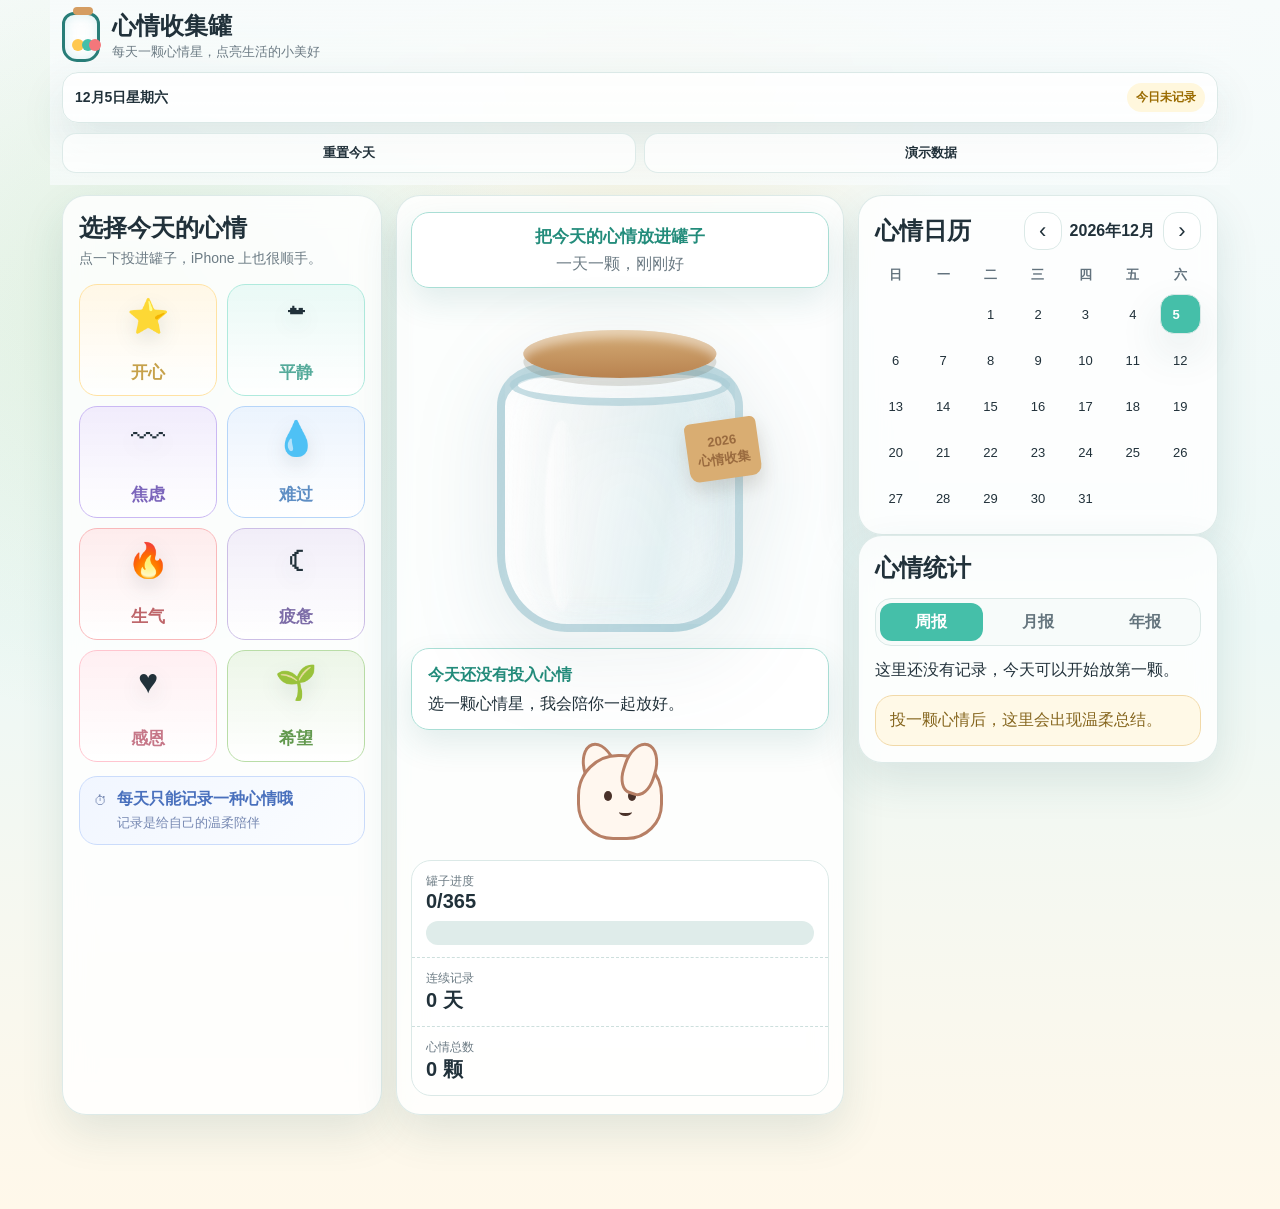
<file: index.html>
<!doctype html>
<html lang="zh-CN">
<head>
  <meta charset="utf-8" />
  <meta name="viewport" content="width=device-width, initial-scale=1, viewport-fit=cover" />
  <meta name="theme-color" content="#45bfa9" />
  <meta name="apple-mobile-web-app-capable" content="yes" />
  <meta name="apple-mobile-web-app-title" content="心情收集罐" />
  <title>心情收集罐</title>
  <style>
    :root{--ink:#21313a;--muted:#6c7b84;--line:#dbe9e7;--mint:#45bfa9;--mint-dark:#238c7b;--gold:#ffc84f;--coral:#f4777b;--sky:#73aef4;--lilac:#9a77e8;--shadow:0 18px 44px rgba(35,94,92,.12);font-family:-apple-system,BlinkMacSystemFont,"PingFang SC","Microsoft YaHei",sans-serif}*{box-sizing:border-box}html,body{min-height:100%;overflow-x:hidden}body{margin:0;color:var(--ink);background:radial-gradient(circle at 50% 5%,rgba(255,200,79,.18),transparent 25%),radial-gradient(circle at 10% 26%,rgba(116,184,74,.14),transparent 28%),linear-gradient(180deg,#f7fbfb 0%,#edf8f6 52%,#fff8ea 100%)}button{font:inherit;color:inherit}.app{width:100%;max-width:460px;min-height:100svh;margin:auto;padding:calc(12px + env(safe-area-inset-top)) 12px calc(94px + env(safe-area-inset-bottom))}.top{position:sticky;top:0;z-index:20;margin:-12px -12px 10px;padding:calc(12px + env(safe-area-inset-top)) 12px 12px;background:linear-gradient(180deg,rgba(247,251,251,.96),rgba(247,251,251,.72));backdrop-filter:blur(18px);display:grid;gap:10px}.brand{display:flex;align-items:center;gap:12px}.mini-jar{position:relative;flex:0 0 auto;width:38px;height:50px;border:3px solid #287d78;border-radius:12px 12px 15px 15px;background:rgba(255,255,255,.75);box-shadow:inset 0 0 12px rgba(95,191,206,.22)}.mini-jar:before{content:"";position:absolute;left:8px;top:-8px;width:20px;height:8px;border-radius:8px;background:#d59d62}.mini-jar span{position:absolute;bottom:8px;width:12px;height:12px;border-radius:50%}.mini-jar span:nth-child(1){left:7px;background:var(--gold)}.mini-jar span:nth-child(2){left:17px;background:var(--mint)}.mini-jar span:nth-child(3){left:24px;background:var(--coral)}h1,h2,p{margin:0}h1{font-size:24px;line-height:1.08}.brand p{max-width:250px;margin-top:5px;color:var(--muted);font-size:13px;white-space:nowrap;overflow:hidden;text-overflow:ellipsis}.today{display:flex;align-items:center;justify-content:space-between;gap:8px;padding:10px 12px;border:1px solid var(--line);border-radius:16px;background:rgba(255,255,255,.76);box-shadow:var(--shadow);font-size:14px;font-weight:800}.status{flex:0 0 auto;padding:6px 9px;border-radius:999px;background:#fff7dd;color:#9a6b00;font-size:12px}.actions{display:grid;grid-template-columns:1fr 1fr;gap:8px}.actions button,.tabbar button,.tabs button,.month button{border:0;cursor:pointer}.actions button{min-height:40px;border:1px solid rgba(219,233,231,.9);border-radius:14px;background:rgba(255,255,255,.72);font-size:13px;font-weight:800}.card{display:none;border:1px solid rgba(219,233,231,.94);border-radius:24px;background:rgba(255,255,255,.82);box-shadow:var(--shadow);backdrop-filter:blur(14px);padding:16px}.view-mood .mood-card,.view-jar .jar-card,.view-calendar .calendar-card,.view-report .report-card{display:block}.head{display:flex;align-items:center;justify-content:space-between;gap:12px}.head p{margin-top:6px;color:var(--muted);font-size:14px}.moods{display:grid;grid-template-columns:1fr 1fr;gap:10px;margin-top:16px}.mood{min-height:112px;border:1px solid color-mix(in srgb,var(--c) 52%,white);border-radius:18px;background:linear-gradient(180deg,color-mix(in srgb,var(--c) 14%,white),rgba(255,255,255,.78));display:grid;place-items:center;gap:6px;touch-action:manipulation}.mood:disabled{opacity:.44;filter:grayscale(.25)}.face{font-size:34px;filter:drop-shadow(0 8px 10px rgba(34,54,62,.12))}.mood b{color:color-mix(in srgb,var(--c) 74%,#23313a);font-size:17px}.rule{display:flex;gap:10px;margin-top:14px;padding:12px 14px;border:1px solid #cbdcfb;border-radius:18px;background:linear-gradient(135deg,#f1f6ff,#fbfdff);color:#4970bd}.rule b,.rule span{display:block}.rule span{margin-top:4px;color:#7688b2;font-size:13px}.jar-card{min-height:calc(100svh - 206px);padding:16px 14px 18px}.drop{min-height:370px;display:grid;place-items:center}.drop-msg{width:100%;padding:12px 14px;border:1px solid #a9ded5;border-radius:18px;background:rgba(255,255,255,.78);text-align:center;box-shadow:0 14px 32px rgba(37,118,114,.12)}.drop-msg b{display:block;color:var(--mint-dark);font-size:17px}.drop-msg span{display:block;margin-top:6px;color:var(--muted)}.jar{position:relative;width:min(302px,86vw);height:370px;filter:drop-shadow(0 28px 40px rgba(61,105,111,.17))}.jar:before{content:"";position:absolute;inset:76px 28px 26px;border:8px solid rgba(122,176,190,.48);border-top-width:14px;border-radius:46px 46px 70px 70px/42px 42px 78px 78px;background:linear-gradient(100deg,rgba(255,255,255,.78),rgba(255,255,255,.18) 32%,rgba(119,191,210,.12) 68%,rgba(255,255,255,.5)),rgba(255,255,255,.26);box-shadow:inset 12px 0 28px rgba(255,255,255,.78),inset -18px 0 28px rgba(98,159,179,.18)}.lid{position:absolute;top:42px;left:50%;width:64%;height:48px;transform:translateX(-50%);border-radius:50%;background:linear-gradient(180deg,#d5ad77,#b8824f);box-shadow:inset 0 8px 10px rgba(255,255,255,.45),0 8px 0 rgba(93,88,68,.18);z-index:4}.neck{position:absolute;top:76px;left:50%;width:73%;height:42px;transform:translateX(-50%);border:8px solid rgba(122,176,190,.42);border-radius:50%;background:rgba(255,255,255,.42);z-index:3}.fill{position:absolute;left:46px;right:46px;bottom:48px;height:175px;z-index:2}.token{position:absolute;width:36px;height:36px;display:grid;place-items:center;font-size:22px;animation:settle .52s cubic-bezier(.2,.9,.2,1) both}.token:before{content:"";position:absolute;inset:4px;border-radius:40% 58% 48% 52%;background:color-mix(in srgb,var(--c) 62%,white);opacity:.82;box-shadow:inset 8px 8px 12px rgba(255,255,255,.5),0 6px 10px rgba(37,75,91,.12);transform:rotate(45deg)}.token span{position:relative;z-index:1;transform:scale(.72)}@keyframes settle{from{transform:translateY(-180px) rotate(-18deg) scale(.65);opacity:0}to{transform:translateY(0) rotate(var(--rot,0deg)) scale(1);opacity:1}}.tag{position:absolute;top:132px;right:12px;z-index:5;padding:12px 10px;color:#9a6b3f;text-align:center;font-weight:800;line-height:1.35;background:#d9ad72;border-radius:6px 6px 10px 10px;transform:rotate(-8deg);box-shadow:0 10px 18px rgba(68,49,29,.15);font-size:13px}.shine{position:absolute;top:132px;left:76px;z-index:5;width:34px;height:190px;border-radius:50%;background:linear-gradient(90deg,rgba(255,255,255,.72),transparent);filter:blur(1px)}.comfort{display:grid;gap:8px;margin-top:-10px}.bubble{width:100%;padding:14px 16px;border:1px solid #a9ded5;border-radius:18px;background:rgba(255,255,255,.82);box-shadow:0 14px 32px rgba(37,118,114,.12);line-height:1.45}.bubble b{display:block;color:var(--mint-dark);margin-bottom:6px}.pet{justify-self:center;width:120px;height:112px;position:relative}.pet .body{position:absolute;left:17px;bottom:10px;width:86px;height:86px;border-radius:48% 48% 42% 42%;background:#fff7ef;border:3px solid #b77f65}.pet:before,.pet:after{content:"";position:absolute;top:4px;width:28px;height:48px;border-radius:50% 50% 40% 40%;background:#fff7ef;border:3px solid #b77f65}.pet:before{left:23px;transform:rotate(-18deg)}.pet:after{right:23px;transform:rotate(18deg)}.eyes{position:absolute;top:34px;left:24px;right:24px;display:flex;justify-content:space-between}.eyes i{width:8px;height:10px;border-radius:50%;background:#493129}.mouth{position:absolute;top:51px;left:39px;width:13px;height:8px;border-bottom:3px solid #493129;border-radius:50%}.pet.hug{animation:hug .7s ease 2}@keyframes hug{50%{transform:scale(1.12) rotate(-3deg)}}.stats{display:grid;margin-top:10px;border:1px solid var(--line);border-radius:20px;background:rgba(255,255,255,.72);overflow:hidden}.stats div{padding:12px 14px;border-bottom:1px dashed #cddfdd}.stats div:last-child{border-bottom:0}.stats span{display:block;color:var(--muted);font-size:12px}.stats b{font-size:20px}.bar{height:8px;margin-top:8px;border-radius:999px;background:#dfecea;overflow:hidden}.bar i{display:block;height:100%;width:0;background:linear-gradient(90deg,var(--mint),var(--gold))}.month{display:flex;align-items:center;gap:8px}.month button{width:38px;height:38px;border-radius:14px;background:#fff;border:1px solid var(--line);font-size:22px}.week,.cal{display:grid;grid-template-columns:repeat(7,1fr);gap:6px}.week{margin-top:16px;color:#62727d;font-weight:800;text-align:center;font-size:13px}.cal{margin-top:10px}.day{min-height:40px;border-radius:14px;display:grid;place-items:center;font-size:13px;position:relative}.day.muted{color:#a9b4ba}.day.today{background:var(--mint);color:#fff;font-weight:900}.dot{width:7px;height:7px;border-radius:50%;background:var(--c);position:absolute;bottom:5px}.tabs{display:flex;gap:4px;margin:14px 0;padding:4px;border-radius:16px;border:1px solid var(--line);background:#f7fbfa}.tabs button{flex:1;min-height:38px;border-radius:12px;background:transparent;font-weight:900;color:#64747d}.tabs button.active{background:var(--mint);color:white}.report-row{display:grid;grid-template-columns:auto auto 1fr auto;align-items:center;gap:8px;margin:10px 0}.report-row .bar{margin:0}.summary{margin-top:14px;padding:14px;border-radius:18px;background:#fff9e7;border:1px solid #f1d9a8;color:#85651d}.tabbar{position:fixed;left:12px;right:12px;bottom:calc(10px + env(safe-area-inset-bottom));z-index:30;display:grid;grid-template-columns:repeat(4,1fr);gap:6px;max-width:436px;margin:auto;padding:8px;border:1px solid rgba(196,224,219,.94);border-radius:26px;background:rgba(255,255,255,.82);box-shadow:0 18px 38px rgba(35,94,92,.18);backdrop-filter:blur(18px)}.tabbar button{display:grid;place-items:center;gap:2px;min-height:50px;border-radius:20px;background:transparent;color:#6c7b84;font-size:12px;font-weight:900}.tabbar button span{font-size:20px;line-height:1}.tabbar button.active{color:#fff;background:linear-gradient(135deg,var(--mint),#73aef4);box-shadow:0 10px 22px rgba(69,191,169,.24)}.toast{position:fixed;left:50%;bottom:calc(86px + env(safe-area-inset-bottom));z-index:50;max-width:calc(100vw - 28px);transform:translateX(-50%) translateY(20px);opacity:0;padding:12px 16px;border-radius:999px;background:#20333b;color:white;text-align:center;transition:.25s}.toast.show{opacity:1;transform:translateX(-50%)}@media(min-width:761px){.app{max-width:1180px}.screen{display:grid;grid-template-columns:320px 1fr 360px;gap:14px}.card{display:block}.tabbar{display:none}.jar-card{min-height:620px}.view-mood .mood-card,.view-jar .jar-card,.view-calendar .calendar-card,.view-report .report-card{display:block}}
  </style>
</head>
<body class="view-mood">
  <div class="app">
    <header class="top"><div class="brand"><div class="mini-jar"><span></span><span></span><span></span></div><div><h1>心情收集罐</h1><p>每天一颗心情星，点亮生活的小美好</p></div></div><div class="today"><strong id="todayText"></strong><span id="todayStatus" class="status">今日未记录</span></div><div class="actions"><button id="reset">重置今天</button><button id="demo">演示数据</button></div></header>
    <main class="screen">
      <section class="card mood-card"><div class="head"><div><h2>选择今天的心情</h2><p>点一下投进罐子，iPhone 上也很顺手。</p></div></div><div id="moods" class="moods"></div><div class="rule"><span>⏱</span><div><b>每天只能记录一种心情哦</b><span>记录是给自己的温柔陪伴</span></div></div></section>
      <section class="card jar-card"><div class="drop"><div class="drop-msg"><b id="dropTitle">把今天的心情放进罐子</b><span>一天一颗，刚刚好</span></div><div class="jar"><div class="lid"></div><div class="neck"></div><div id="fill" class="fill"></div><div class="tag">2026<br>心情收集</div><div class="shine"></div></div></div><div class="comfort"><div id="bubble" class="bubble"><b>今天还没有投入心情</b>选一颗心情星，我会陪你一起放好。</div><div id="pet" class="pet"><div class="body"><span class="eyes"><i></i><i></i></span><span class="mouth"></span></div></div></div><div class="stats"><div><span>罐子进度</span><b id="progress">0/365</b><div class="bar"><i id="progressBar"></i></div></div><div><span>连续记录</span><b id="streak">0 天</b></div><div><span>心情总数</span><b id="total">0 颗</b></div></div></section>
      <aside><section class="card calendar-card"><div class="head"><h2>心情日历</h2><div class="month"><button id="prev">‹</button><strong id="monthTitle"></strong><button id="next">›</button></div></div><div class="week"><span>日</span><span>一</span><span>二</span><span>三</span><span>四</span><span>五</span><span>六</span></div><div id="cal" class="cal"></div></section><section class="card report-card"><div class="head"><h2>心情统计</h2></div><div class="tabs"><button class="active" data-range="week">周报</button><button data-range="month">月报</button><button data-range="year">年报</button></div><div id="report"></div><div id="summary" class="summary">投一颗心情后，这里会出现温柔总结。</div></section></aside>
    </main>
  </div>
  <nav class="tabbar"><button class="active" data-view="mood"><span>✦</span>心情</button><button data-view="jar"><span>◠</span>罐子</button><button data-view="calendar"><span>□</span>日历</button><button data-view="report"><span>◌</span>统计</button></nav><div id="toast" class="toast"></div>
  <script>
    const moods=[{id:'happy',name:'开心',icon:'⭐',color:'#ffc84f',comfort:'这份开心被好好收进罐子啦。愿它在今天多闪几次光。'},{id:'calm',name:'平静',icon:'☁',color:'#66d6bd',comfort:'平静也很珍贵。慢慢呼吸，你已经把今天照顾得很好。'},{id:'anxious',name:'焦虑',icon:'〰',color:'#9a77e8',comfort:'焦虑可以先放在罐子里。我陪你把它变小一点，再一步一步来。'},{id:'sad',name:'难过',icon:'💧',color:'#73aef4',comfort:'难过被温柔接住了。今天不用很坚强，先对自己轻一点。'},{id:'angry',name:'生气',icon:'🔥',color:'#f4777b',comfort:'生气说明你的边界在说话。先把火放下，我们一起慢慢降温。'},{id:'tired',name:'疲惫',icon:'☾',color:'#9d82cf',comfort:'辛苦啦。疲惫也值得被记录，今天可以给自己多一点休息。'},{id:'grateful',name:'感恩',icon:'♥',color:'#ff8fa3',comfort:'这颗感恩星亮起来了。小小的好，也会把一天照得柔软。'},{id:'hopeful',name:'希望',icon:'🌱',color:'#78bd55',comfort:'希望已经发芽。哪怕只是一点点，也足够陪你往前走。'}];
    const $=s=>document.querySelector(s), $$=s=>document.querySelectorAll(s), key='mood-jar-records-v2';let records=JSON.parse(localStorage.getItem(key)||'{}'), month=new Date(), range='week';
    const dateKey=(d=new Date())=>`${d.getFullYear()}-${String(d.getMonth()+1).padStart(2,'0')}-${String(d.getDate()).padStart(2,'0')}`;const mood=id=>moods.find(m=>m.id===id);function save(){localStorage.setItem(key,JSON.stringify(records))}function toast(t){$('#toast').textContent=t;$('#toast').classList.add('show');clearTimeout(toast.t);toast.t=setTimeout(()=>$('#toast').classList.remove('show'),2200)}function setView(v){document.body.className='view-'+v;$$('.tabbar button').forEach(b=>b.classList.toggle('active',b.dataset.view===v))}
    function renderMoods(){ $('#moods').innerHTML=moods.map(m=>`<button class="mood" data-id="${m.id}" style="--c:${m.color}"><span class="face">${m.icon}</span><b>${m.name}</b></button>`).join('');$$('.mood').forEach(b=>b.onclick=()=>add(b.dataset.id))}
    function add(id){const k=dateKey(),m=mood(id);if(records[k]){toast(`今天已经收集过「${mood(records[k].mood).name}」啦`);return}records[k]={mood:id,createdAt:new Date().toISOString()};save();render();comfort(m);setView('jar');toast(`「${m.name}」已经轻轻放进罐子。`)}
    function comfort(m){$('#bubble').innerHTML=`<b>${m.name}被收好啦</b>${m.comfort}`;$('#pet').classList.remove('hug');requestAnimationFrame(()=>$('#pet').classList.add('hug'))}
    function renderToday(){const r=records[dateKey()];$('#todayText').textContent=new Date().toLocaleDateString('zh-CN',{month:'long',day:'numeric',weekday:'long'});$('#todayStatus').textContent=r?'今天已记录':'今日未记录';$('#todayStatus').style.background=r?'#e3f8f0':'#fff7dd';$('#todayStatus').style.color=r?'var(--mint-dark)':'#9a6b00';$$('.mood').forEach(b=>b.disabled=!!r);$('#dropTitle').textContent=r?'今天的心情已经收好':'把今天的心情放进罐子'}
    function renderJar(){ $('#fill').innerHTML='';Object.entries(records).slice(-18).forEach(([d,r],i)=>{const m=mood(r.mood),t=document.createElement('div');t.className='token';t.style.cssText=`--c:${m.color};left:${(i*37)%170}px;bottom:${8+Math.floor(i/4)*38}px;--rot:${-14+(i*11)%28}deg`;t.innerHTML=`<span>${m.icon}</span>`;$('#fill').appendChild(t)})}
    function renderStats(){const total=Object.keys(records).length;$('#progress').textContent=`${total}/365`;$('#progressBar').style.width=Math.min(100,total/365*100)+'%';$('#total').textContent=`${total} 颗`;let s=0,d=new Date();while(records[dateKey(d)]){s++;d.setDate(d.getDate()-1)}$('#streak').textContent=`${s} 天`}
    function renderCal(){const y=month.getFullYear(),m=month.getMonth(),first=new Date(y,m,1),last=new Date(y,m+1,0);$('#monthTitle').textContent=`${y}年${m+1}月`;let html='';for(let i=0;i<first.getDay();i++)html+='<div class="day muted"></div>';for(let d=1;d<=last.getDate();d++){const k=`${y}-${String(m+1).padStart(2,'0')}-${String(d).padStart(2,'0')}`,r=records[k],mm=r&&mood(r.mood);html+=`<div class="day ${k===dateKey()?'today':''}">${d}${mm?`<span class="dot" style="--c:${mm.color}"></span>`:''}</div>`}$('#cal').innerHTML=html}
    function entries(){const now=new Date(),start=new Date();if(range==='week')start.setDate(now.getDate()-now.getDay());else if(range==='month')start.setDate(1);else start.setMonth(0,1);start.setHours(0,0,0,0);return Object.entries(records).filter(([k])=>new Date(k+'T00:00:00')>=start&&new Date(k+'T00:00:00')<=now)}
    function renderReport(){const rows=entries(),counts={};rows.forEach(([,r])=>counts[r.mood]=(counts[r.mood]||0)+1);let top=null,html='';moods.filter(m=>counts[m.id]).sort((a,b)=>counts[b.id]-counts[a.id]).forEach(m=>{top=top||m;const n=counts[m.id],pct=Math.round(n/rows.length*100);html+=`<div class="report-row"><b>${m.icon} ${m.name}</b><span>${n}天</span><div class="bar"><i style="width:${pct}%;background:${m.color}"></i></div><span>${pct}%</span></div>`});$('#report').innerHTML=html||'<p>这里还没有记录，今天可以开始放第一颗。</p>';$('#summary').textContent=top?`这段时间里「${top.name}」出现最多。无论是哪一种心情，都已经被你认真看见了。`:'投一颗心情后，这里会出现温柔总结。'}
    function render(){renderToday();renderJar();renderStats();renderCal();renderReport()}renderMoods();render();$$('.tabbar button').forEach(b=>b.onclick=()=>setView(b.dataset.view));$('#prev').onclick=()=>{month.setMonth(month.getMonth()-1);renderCal()};$('#next').onclick=()=>{month.setMonth(month.getMonth()+1);renderCal()};$$('.tabs button').forEach(b=>b.onclick=()=>{$$('.tabs button').forEach(x=>x.classList.remove('active'));b.classList.add('active');range=b.dataset.range;renderReport()});$('#reset').onclick=()=>{delete records[dateKey()];save();render();toast('今天可以重新选择啦')};$('#demo').onclick=()=>{for(let i=0;i<28;i++){const d=new Date();d.setDate(d.getDate()-i);records[dateKey(d)]={mood:moods[(i*3)%moods.length].id,createdAt:d.toISOString()}}save();render();toast('演示数据已经放好')};
  </script>
</body>
</html>
</file>
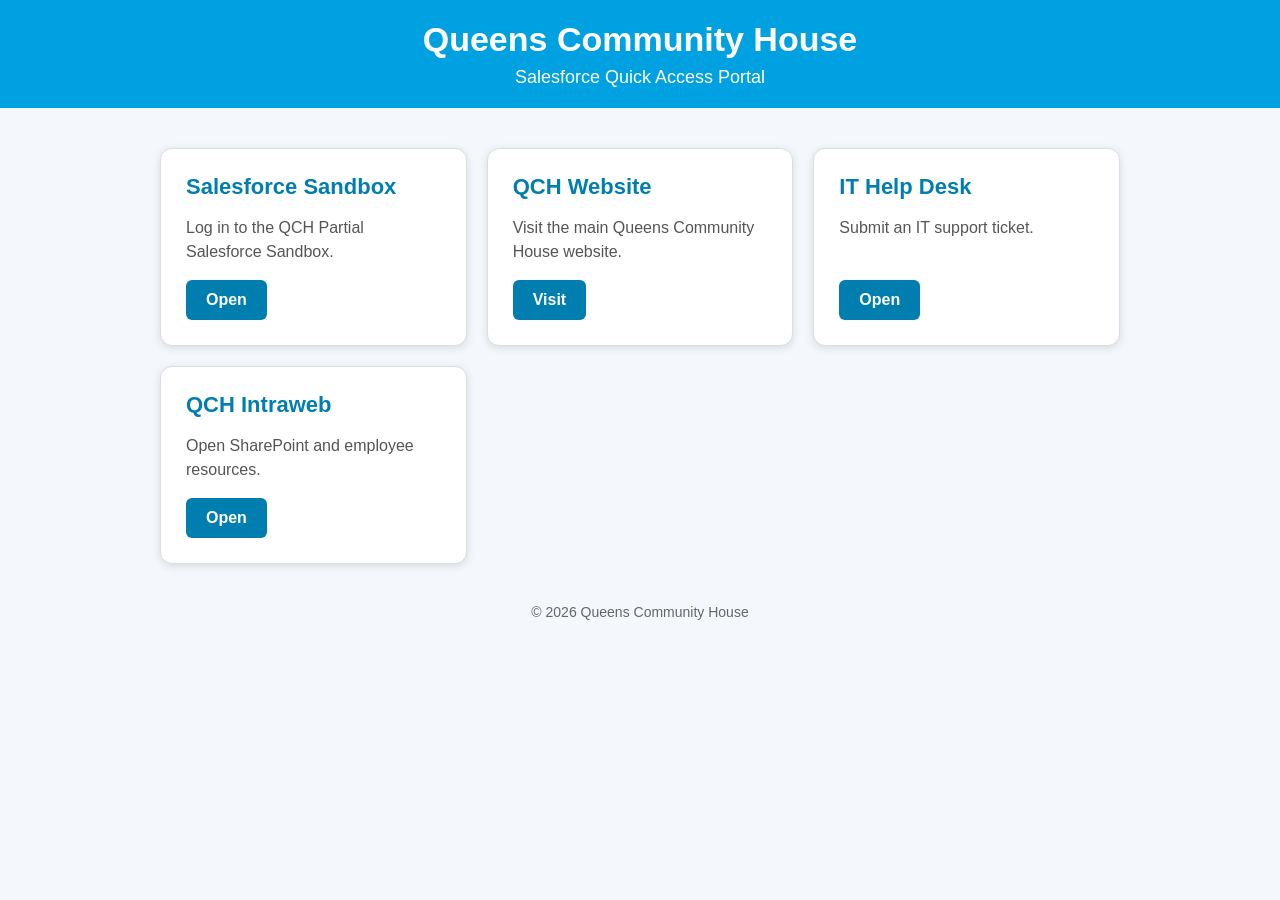
<file: qch-quick-access/index.html>
<!DOCTYPE html>
<html lang="en">
<head>
  <meta charset="UTF-8">
  <meta name="viewport" content="width=device-width, initial-scale=1.0">
  <meta name="description" content="Queens Community House Salesforce quick access portal">
  <title>Queens Community House | Quick Access</title>
  <style>
    * { box-sizing: border-box; }

    body {
      margin: 0;
      min-height: 100vh;
      font-family: Arial, Helvetica, sans-serif;
      background: #f4f7fb;
      color: #181818;
    }

    header {
      background: #00a1e0;
      color: #fff;
      padding: 20px;
      text-align: center;
    }

    header h1 { margin: 0; font-size: clamp(26px, 5vw, 34px); }
    header p { margin: 8px 0 0; font-size: 18px; }

    main {
      width: min(100%, 1000px);
      margin: 40px auto;
      padding: 0 20px;
      display: grid;
      grid-template-columns: repeat(auto-fit, minmax(230px, 1fr));
      gap: 20px;
    }

    .card {
      display: flex;
      flex-direction: column;
      background: #fff;
      border: 1px solid #d8dde6;
      border-radius: 12px;
      padding: 25px;
      box-shadow: 0 2px 8px rgba(0, 0, 0, .12);
      transition: transform .25s, box-shadow .25s;
    }

    .card:hover {
      transform: translateY(-4px);
      box-shadow: 0 8px 18px rgba(0, 0, 0, .18);
    }

    .card h2 { margin: 0; color: #007eaf; font-size: 22px; }
    .card p { flex: 1; color: #555; line-height: 1.5; }

    .button {
      display: inline-block;
      align-self: flex-start;
      padding: 11px 20px;
      background: #007eaf;
      color: #fff;
      text-decoration: none;
      border-radius: 6px;
      font-weight: 700;
      transition: background .2s;
    }

    .button:hover, .button:focus-visible { background: #005f86; }
    .button:focus-visible { outline: 3px solid #181818; outline-offset: 3px; }

    footer {
      margin: 40px 0 20px;
      padding: 0 20px;
      text-align: center;
      color: #666;
      font-size: 14px;
    }

    @media (prefers-reduced-motion: reduce) {
      .card, .button { transition: none; }
      .card:hover { transform: none; }
    }
  </style>
</head>
<body>
  <header>
    <h1>Queens Community House</h1>
    <p>Salesforce Quick Access Portal</p>
  </header>

  <main>
    <section class="card">
      <h2>Salesforce Sandbox</h2>
      <p>Log in to the QCH Partial Salesforce Sandbox.</p>
      <a class="button" href="https://qch--partial.sandbox.my.salesforce.com/?un=sfadmin%40qchnyc.org.partial" target="_blank" rel="noopener noreferrer">Open</a>
    </section>

    <section class="card">
      <h2>QCH Website</h2>
      <p>Visit the main Queens Community House website.</p>
      <a class="button" href="https://www.qchnyc.org/" target="_blank" rel="noopener noreferrer">Visit</a>
    </section>

    <section class="card">
      <h2>IT Help Desk</h2>
      <p>Submit an IT support ticket.</p>
      <a class="button" href="https://queenscommunityhouse.formtitan.com/ftabdf2fa21682099268061#/" target="_blank" rel="noopener noreferrer">Open</a>
    </section>

    <section class="card">
      <h2>QCH Intraweb</h2>
      <p>Open SharePoint and employee resources.</p>
      <a class="button" href="https://qchnyc.sharepoint.com/" target="_blank" rel="noopener noreferrer">Open</a>
    </section>
  </main>

  <footer>&copy; <span id="year"></span> Queens Community House</footer>
  <script>document.getElementById('year').textContent = new Date().getFullYear();</script>
</body>
</html>
</file>
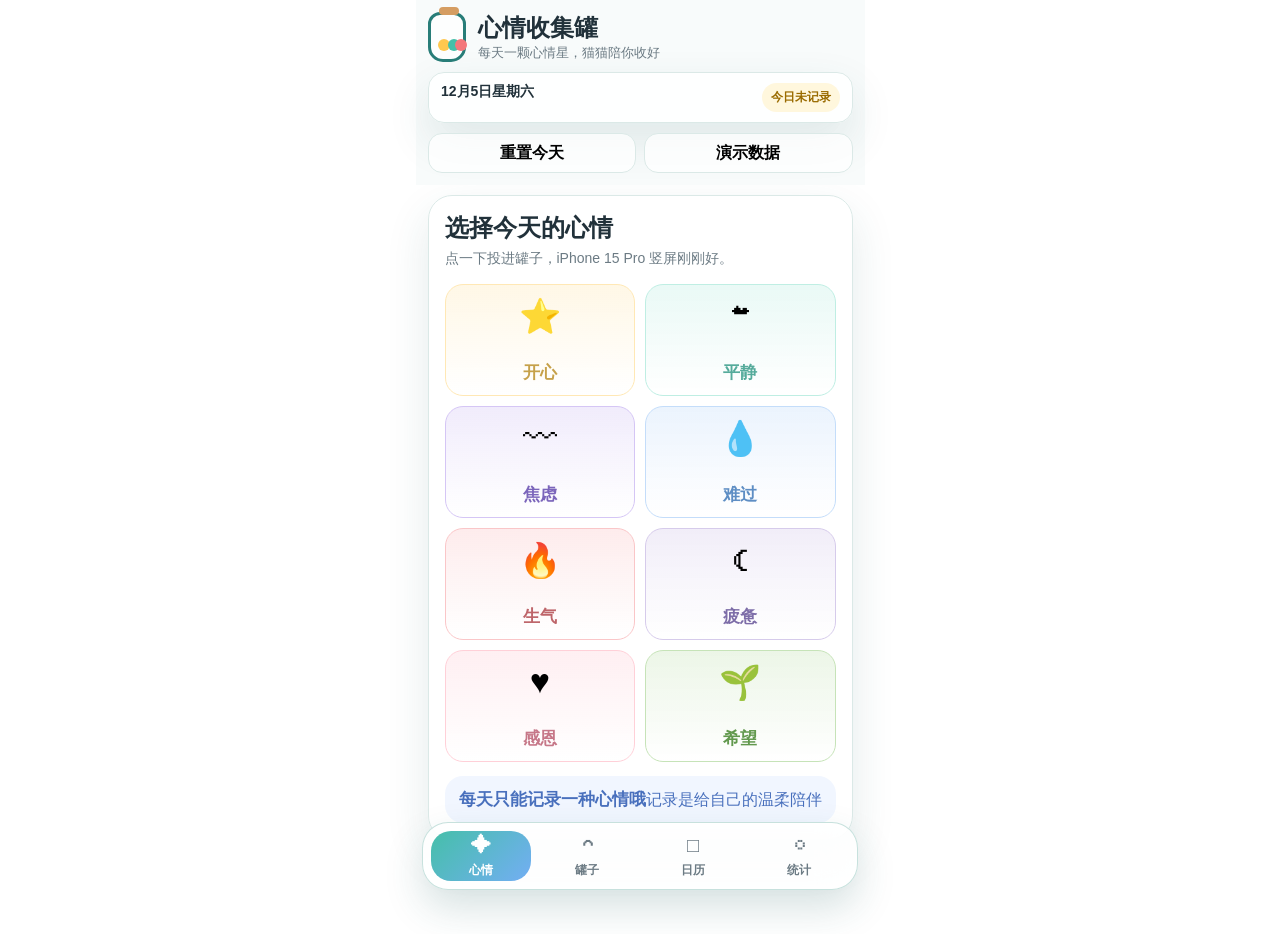
<file: iphone15pro-cat.html>
<!doctype html>
<html lang="zh-CN"><head><meta charset="utf-8"><meta name="viewport" content="width=device-width,initial-scale=1,viewport-fit=cover"><meta name="theme-color" content="#45bfa9"><title>心情收集罐 猫猫版</title><style>:root{--ink:#21313a;--muted:#6c7b84;--line:#dbe9e7;--mint:#45bfa9;--gold:#ffc84f;--coral:#f4777b;--sky:#73aef4;--shadow:0 18px 44px rgba(35,94,92,.12);font-family:-apple-system,BlinkMacSystemFont,"PingFang SC","Microsoft YaHei",sans-serif}*{box-sizing:border-box}body{margin:0;color:var(--ink);background:radial-gradient(circle at 50% 5%,rgba(255,200,79,.18),transparent 25%),linear-gradient(180deg,#f7fbfb,#edf8f6 52%,#fff8ea);min-height:100svh;overflow-x:hidden}button{font:inherit}.app{max-width:460px;margin:auto;padding:calc(12px + env(safe-area-inset-top)) 12px calc(94px + env(safe-area-inset-bottom))}.top{position:sticky;top:0;z-index:5;margin:-12px -12px 10px;padding:calc(12px + env(safe-area-inset-top)) 12px 12px;background:rgba(247,251,251,.88);backdrop-filter:blur(18px);display:grid;gap:10px}.brand{display:flex;gap:12px;align-items:center}.mini{width:38px;height:50px;border:3px solid #287d78;border-radius:12px 12px 15px 15px;background:rgba(255,255,255,.75);position:relative}.mini:before{content:"";position:absolute;left:8px;top:-8px;width:20px;height:8px;border-radius:8px;background:#d59d62}.mini i{position:absolute;bottom:8px;width:12px;height:12px;border-radius:50%}.mini i:nth-child(1){left:7px;background:var(--gold)}.mini i:nth-child(2){left:17px;background:var(--mint)}.mini i:nth-child(3){left:24px;background:var(--coral)}h1,h2,p{margin:0}h1{font-size:24px}.brand p{font-size:13px;color:var(--muted);white-space:nowrap;overflow:hidden;text-overflow:ellipsis;max-width:250px}.today,.card{border:1px solid var(--line);background:rgba(255,255,255,.82);box-shadow:var(--shadow)}.today{display:flex;justify-content:space-between;gap:8px;padding:10px 12px;border-radius:16px;font-weight:800;font-size:14px}.pill{border-radius:999px;padding:6px 9px;background:#fff7dd;color:#9a6b00;font-size:12px}.actions{display:grid;grid-template-columns:1fr 1fr;gap:8px}.actions button{border:1px solid var(--line);border-radius:14px;background:rgba(255,255,255,.75);min-height:40px;font-weight:800}.card{display:none;border-radius:24px;padding:16px;backdrop-filter:blur(14px)}body.mood .moodPage,body.jar .jarPage,body.cal .calPage,body.report .reportPage{display:block}.head p{margin-top:6px;color:var(--muted);font-size:14px}.moods{display:grid;grid-template-columns:1fr 1fr;gap:10px;margin-top:16px}.mood{min-height:112px;border:1px solid color-mix(in srgb,var(--c) 52%,white);border-radius:18px;background:linear-gradient(180deg,color-mix(in srgb,var(--c) 14%,white),rgba(255,255,255,.78));display:grid;place-items:center;gap:6px;border-color:color-mix(in srgb,var(--c) 42%,white)}.mood:disabled{opacity:.44}.face{font-size:34px}.mood b{font-size:17px;color:color-mix(in srgb,var(--c) 74%,#23313a)}.rule{margin-top:14px;padding:12px 14px;border-radius:18px;background:#f1f6ff;color:#4970bd}.jarPage{min-height:calc(100svh - 206px);padding:16px 14px}.drop{display:grid;place-items:center;min-height:370px}.msg{width:100%;padding:12px;border:1px solid #a9ded5;border-radius:18px;background:rgba(255,255,255,.78);text-align:center}.msg b{display:block;color:#238c7b}.msg span{display:block;margin-top:6px;color:var(--muted)}.jar{position:relative;width:min(302px,86vw);height:370px;filter:drop-shadow(0 28px 40px rgba(61,105,111,.17))}.jar:before{content:"";position:absolute;inset:76px 28px 26px;border:8px solid rgba(122,176,190,.48);border-top-width:14px;border-radius:46px 46px 70px 70px/42px 42px 78px 78px;background:linear-gradient(100deg,rgba(255,255,255,.78),rgba(255,255,255,.18),rgba(119,191,210,.12),rgba(255,255,255,.5));box-shadow:inset 12px 0 28px rgba(255,255,255,.78),inset -18px 0 28px rgba(98,159,179,.18)}.lid{position:absolute;top:42px;left:50%;width:64%;height:48px;transform:translateX(-50%);border-radius:50%;background:linear-gradient(180deg,#d5ad77,#b8824f);z-index:4}.neck{position:absolute;top:76px;left:50%;width:73%;height:42px;transform:translateX(-50%);border:8px solid rgba(122,176,190,.42);border-radius:50%;background:rgba(255,255,255,.42);z-index:3}.fill{position:absolute;left:46px;right:46px;bottom:48px;height:175px;z-index:2}.token{position:absolute;width:36px;height:36px;display:grid;place-items:center;font-size:22px;animation:drop .52s both}.token:before{content:"";position:absolute;inset:4px;border-radius:40% 58% 48% 52%;background:color-mix(in srgb,var(--c) 62%,white);opacity:.84;transform:rotate(45deg)}.token span{position:relative;z-index:1;transform:scale(.72)}@keyframes drop{from{transform:translateY(-160px) scale(.65);opacity:0}to{transform:translateY(0) scale(1);opacity:1}}.tag{position:absolute;top:132px;right:12px;z-index:5;padding:12px 10px;color:#9a6b3f;text-align:center;font-weight:800;background:#d9ad72;border-radius:6px 6px 10px 10px;transform:rotate(-8deg);font-size:13px}.shine{position:absolute;top:132px;left:76px;width:34px;height:190px;border-radius:50%;background:linear-gradient(90deg,rgba(255,255,255,.72),transparent);filter:blur(1px);z-index:5}.bubble{margin-top:-8px;padding:14px 16px;border:1px solid #a9ded5;border-radius:18px;background:white;line-height:1.45}.bubble b{display:block;color:#238c7b;margin-bottom:6px}.cat{margin:8px auto 0;width:150px;height:136px;position:relative}.cat:after{content:"";position:absolute;left:16px;right:16px;bottom:1px;height:20px;border-radius:50%;background:rgba(85,129,118,.14)}.cat .body{position:absolute;left:19px;bottom:18px;width:112px;height:112px;border-radius:50% 50% 47% 47%;background:#fff0e4;box-shadow:inset -12px -18px 20px rgba(242,203,185,.32),0 14px 25px rgba(76,93,93,.12);animation:breathe 2.5s ease-in-out infinite}.cat .ear{position:absolute;top:13px;width:40px;height:40px;background:#fff0e4;clip-path:polygon(50% 0,100% 100%,0 100%)}.cat .ear:after{content:"";position:absolute;left:12px;top:13px;width:16px;height:18px;background:#f7b6a6;clip-path:polygon(50% 0,100% 100%,0 100%)}.cat .l{left:39px;transform:rotate(-18deg)}.cat .r{right:35px;transform:rotate(18deg)}.cat .eye{position:absolute;top:54px;width:22px;height:11px;border-bottom:3px solid #5d4a43;border-radius:50%;z-index:3}.cat .eye.left{left:45px}.cat .eye.right{right:45px}.cat .cheek{position:absolute;top:80px;width:28px;height:24px;border-radius:50%;background:rgba(248,207,195,.58);z-index:3}.cat .cheek.left{left:32px}.cat .cheek.right{right:32px}.cat .nose{position:absolute;top:77px;left:72px;width:7px;height:7px;border-radius:50%;background:#e9898e;z-index:4}.fish{position:absolute;left:61px;top:84px;width:30px;height:42px;background:#8bd4a4;clip-path:polygon(50% 0,76% 22%,62% 100%,50% 88%,38% 100%,24% 22%);z-index:4}.fish:after{content:"";position:absolute;bottom:0;left:3px;width:24px;height:16px;background:#8bd4a4;clip-path:polygon(50% 0,100% 100%,50% 72%,0 100%)}.cat.hug .body{animation:hug .7s ease,breathe 2.5s ease-in-out .8s infinite}@keyframes breathe{50%{transform:translateY(-3px) scale(1.02)}}@keyframes hug{45%{transform:translateY(-7px) scale(1.08)}}.stats{display:grid;margin-top:10px;border:1px solid var(--line);border-radius:20px;background:rgba(255,255,255,.72);overflow:hidden}.stats div{padding:12px 14px;border-bottom:1px dashed #cddfdd}.stats div:last-child{border:0}.stats span{display:block;color:var(--muted);font-size:12px}.stats b{font-size:20px}.bar{height:8px;margin-top:8px;border-radius:999px;background:#dfecea;overflow:hidden}.bar i{display:block;height:100%;background:linear-gradient(90deg,var(--mint),var(--gold));width:0}.month{display:flex;align-items:center;justify-content:space-between;gap:8px}.month button{width:38px;height:38px;border-radius:14px;background:white;border:1px solid var(--line);font-size:22px}.week,.cal{display:grid;grid-template-columns:repeat(7,1fr);gap:6px}.week{margin-top:16px;color:#62727d;font-weight:800;text-align:center;font-size:13px}.cal{margin-top:10px}.day{min-height:40px;border-radius:14px;display:grid;place-items:center;font-size:13px;position:relative}.day.today{background:var(--mint);color:white;font-weight:900}.dot{position:absolute;bottom:5px;width:7px;height:7px;border-radius:50%;background:var(--c)}.tabs{display:flex;gap:4px;margin:14px 0;padding:4px;border:1px solid var(--line);border-radius:16px;background:#f7fbfa}.tabs button{flex:1;border:0;min-height:38px;border-radius:12px;background:transparent;font-weight:900;color:#64747d}.tabs button.active{background:var(--mint);color:white}.row{display:grid;grid-template-columns:auto auto 1fr auto;align-items:center;gap:8px;margin:10px 0}.summary{margin-top:14px;padding:14px;border-radius:18px;background:#fff9e7;border:1px solid #f1d9a8;color:#85651d}.tabbar{position:fixed;left:12px;right:12px;bottom:calc(10px + env(safe-area-inset-bottom));z-index:20;display:grid;grid-template-columns:repeat(4,1fr);gap:6px;max-width:436px;margin:auto;padding:8px;border:1px solid rgba(196,224,219,.94);border-radius:26px;background:rgba(255,255,255,.82);box-shadow:0 18px 38px rgba(35,94,92,.18);backdrop-filter:blur(18px)}.tabbar button{border:0;display:grid;place-items:center;gap:2px;min-height:50px;border-radius:20px;background:transparent;color:#6c7b84;font-size:12px;font-weight:900}.tabbar button span{font-size:20px}.tabbar button.active{color:white;background:linear-gradient(135deg,var(--mint),#73aef4)}.toast{position:fixed;left:50%;bottom:calc(86px + env(safe-area-inset-bottom));z-index:30;max-width:calc(100vw - 28px);transform:translateX(-50%) translateY(20px);opacity:0;padding:12px 16px;border-radius:999px;background:#20333b;color:white;text-align:center;transition:.25s}.toast.show{opacity:1;transform:translateX(-50%)}</style></head><body class="mood"><div class="app"><header class="top"><div class="brand"><div class="mini"><i></i><i></i><i></i></div><div><h1>心情收集罐</h1><p>每天一颗心情星，猫猫陪你收好</p></div></div><div class="today"><strong id="today"></strong><span id="state" class="pill">今日未记录</span></div><div class="actions"><button id="reset">重置今天</button><button id="demo">演示数据</button></div></header><main><section class="card moodPage"><div class="head"><h2>选择今天的心情</h2><p>点一下投进罐子，iPhone 15 Pro 竖屏刚刚好。</p></div><div id="moods" class="moods"></div><div class="rule"><b>每天只能记录一种心情哦</b><span>记录是给自己的温柔陪伴</span></div></section><section class="card jarPage"><div class="drop"><div class="msg"><b id="dropTitle">把今天的心情放进罐子</b><span>一天一颗，刚刚好</span></div><div class="jar"><div class="lid"></div><div class="neck"></div><div id="fill" class="fill"></div><div class="tag">2026<br>心情收集</div><div class="shine"></div></div></div><div id="bubble" class="bubble"><b>今天还没有投入心情</b>选一颗心情星，猫猫会叼着小鱼陪你一起放好。</div><div id="cat" class="cat"><div class="ear l"></div><div class="ear r"></div><div class="body"></div><span class="eye left"></span><span class="eye right"></span><span class="cheek left"></span><span class="cheek right"></span><span class="nose"></span><span class="fish"></span></div><div class="stats"><div><span>罐子进度</span><b id="progress">0/365</b><div class="bar"><i id="progressBar"></i></div></div><div><span>连续记录</span><b id="streak">0 天</b></div><div><span>心情总数</span><b id="total">0 颗</b></div></div></section><section class="card calPage"><div class="month"><h2>心情日历</h2><div><button id="prev">‹</button><strong id="month"></strong><button id="next">›</button></div></div><div class="week"><span>日</span><span>一</span><span>二</span><span>三</span><span>四</span><span>五</span><span>六</span></div><div id="cal" class="cal"></div></section><section class="card reportPage"><h2>心情统计</h2><div class="tabs"><button class="active" data-r="week">周报</button><button data-r="month">月报</button><button data-r="year">年报</button></div><div id="report"></div><div id="summary" class="summary">投一颗心情后，这里会出现温柔总结。</div></section></main></div><nav class="tabbar"><button class="active" data-v="mood"><span>✦</span>心情</button><button data-v="jar"><span>◠</span>罐子</button><button data-v="cal"><span>□</span>日历</button><button data-v="report"><span>◌</span>统计</button></nav><div id="toast" class="toast"></div><script>const moods=[{id:'happy',name:'开心',icon:'⭐',color:'#ffc84f',comfort:'这份开心被好好收进罐子啦。愿它在今天多闪几次光。'},{id:'calm',name:'平静',icon:'☁',color:'#66d6bd',comfort:'平静也很珍贵。慢慢呼吸，你已经把今天照顾得很好。'},{id:'anxious',name:'焦虑',icon:'〰',color:'#9a77e8',comfort:'焦虑可以先放在罐子里。我陪你把它变小一点。'},{id:'sad',name:'难过',icon:'💧',color:'#73aef4',comfort:'难过被温柔接住了。今天不用很坚强，先对自己轻一点。'},{id:'angry',name:'生气',icon:'🔥',color:'#f4777b',comfort:'生气说明你的边界在说话。先把火放下，我们一起慢慢降温。'},{id:'tired',name:'疲惫',icon:'☾',color:'#9d82cf',comfort:'辛苦啦。疲惫也值得被记录，今天可以给自己多一点休息。'},{id:'grateful',name:'感恩',icon:'♥',color:'#ff8fa3',comfort:'小小的好，也会把一天照得柔软。'},{id:'hopeful',name:'希望',icon:'🌱',color:'#78bd55',comfort:'希望已经发芽，一点点也足够陪你往前走。'}];const $=s=>document.querySelector(s),$$=s=>document.querySelectorAll(s),key='mood-cat-v1';let records=JSON.parse(localStorage.getItem(key)||'{}'),view=new Date(),range='week';const dk=(d=new Date())=>`${d.getFullYear()}-${String(d.getMonth()+1).padStart(2,'0')}-${String(d.getDate()).padStart(2,'0')}`,mood=id=>moods.find(m=>m.id===id);function save(){localStorage.setItem(key,JSON.stringify(records))}function toast(t){$('#toast').textContent=t;$('#toast').classList.add('show');clearTimeout(toast.t);toast.t=setTimeout(()=>$('#toast').classList.remove('show'),2200)}function setView(v){document.body.className=v;$$('.tabbar button').forEach(b=>b.classList.toggle('active',b.dataset.v===v))}function renderMoods(){$('#moods').innerHTML=moods.map(m=>`<button class="mood" data-id="${m.id}" style="--c:${m.color}"><span class="face">${m.icon}</span><b>${m.name}</b></button>`).join('');$$('.mood').forEach(b=>b.onclick=()=>add(b.dataset.id))}function add(id){const k=dk(),m=mood(id);if(records[k]){toast(`今天已经收集过「${mood(records[k].mood).name}」啦`);return}records[k]={mood:id,createdAt:new Date().toISOString()};save();render();$('#bubble').innerHTML=`<b>${m.name}被猫猫收好啦</b>${m.comfort}`;$('#cat').classList.remove('hug');requestAnimationFrame(()=>$('#cat').classList.add('hug'));setView('jar');toast(`「${m.name}」已经轻轻放进罐子。`)}function renderToday(){const r=records[dk()];$('#today').textContent=new Date().toLocaleDateString('zh-CN',{month:'long',day:'numeric',weekday:'long'});$('#state').textContent=r?'今天已记录':'今日未记录';$('#state').style.background=r?'#e3f8f0':'#fff7dd';$('#state').style.color=r?'#238c7b':'#9a6b00';$$('.mood').forEach(b=>b.disabled=!!r);$('#dropTitle').textContent=r?'今天的心情已经收好':'把今天的心情放进罐子'}function renderJar(){$('#fill').innerHTML='';Object.entries(records).slice(-18).forEach(([d,r],i)=>{const m=mood(r.mood),t=document.createElement('div');t.className='token';t.style.cssText=`--c:${m.color};left:${(i*37)%170}px;bottom:${8+Math.floor(i/4)*38}px`;t.innerHTML=`<span>${m.icon}</span>`;$('#fill').appendChild(t)})}function renderStats(){const n=Object.keys(records).length;$('#progress').textContent=`${n}/365`;$('#progressBar').style.width=Math.min(100,n/365*100)+'%';$('#total').textContent=`${n} 颗`;let s=0,d=new Date();while(records[dk(d)]){s++;d.setDate(d.getDate()-1)}$('#streak').textContent=`${s} 天`}function renderCal(){const y=view.getFullYear(),m=view.getMonth(),f=new Date(y,m,1),last=new Date(y,m+1,0);$('#month').textContent=`${y}年${m+1}月`;let h='';for(let i=0;i<f.getDay();i++)h+='<div class="day"></div>';for(let d=1;d<=last.getDate();d++){const k=`${y}-${String(m+1).padStart(2,'0')}-${String(d).padStart(2,'0')}`,r=records[k],mm=r&&mood(r.mood);h+=`<div class="day ${k===dk()?'today':''}">${d}${mm?`<span class="dot" style="--c:${mm.color}"></span>`:''}</div>`}$('#cal').innerHTML=h}function entries(){const now=new Date(),s=new Date();if(range==='week')s.setDate(now.getDate()-now.getDay());else if(range==='month')s.setDate(1);else s.setMonth(0,1);s.setHours(0,0,0,0);return Object.entries(records).filter(([k])=>new Date(k+'T00:00:00')>=s&&new Date(k+'T00:00:00')<=now)}function renderReport(){const rows=entries(),c={};rows.forEach(([,r])=>c[r.mood]=(c[r.mood]||0)+1);let top=null,h='';moods.filter(m=>c[m.id]).sort((a,b)=>c[b.id]-c[a.id]).forEach(m=>{top=top||m;const n=c[m.id],p=Math.round(n/rows.length*100);h+=`<div class="row"><b>${m.icon} ${m.name}</b><span>${n}天</span><div class="bar"><i style="width:${p}%;background:${m.color}"></i></div><span>${p}%</span></div>`});$('#report').innerHTML=h||'<p>这里还没有记录，今天可以开始放第一颗。</p>';$('#summary').textContent=top?`这段时间里「${top.name}」出现最多。每一种心情都被猫猫认真看见了。`:'投一颗心情后，这里会出现温柔总结。'}function render(){renderToday();renderJar();renderStats();renderCal();renderReport()}renderMoods();render();$$('.tabbar button').forEach(b=>b.onclick=()=>setView(b.dataset.v));$('#prev').onclick=()=>{view.setMonth(view.getMonth()-1);renderCal()};$('#next').onclick=()=>{view.setMonth(view.getMonth()+1);renderCal()};$$('.tabs button').forEach(b=>b.onclick=()=>{$$('.tabs button').forEach(x=>x.classList.remove('active'));b.classList.add('active');range=b.dataset.r;renderReport()});$('#reset').onclick=()=>{delete records[dk()];save();render();toast('今天可以重新选择啦')};$('#demo').onclick=()=>{for(let i=0;i<28;i++){let d=new Date();d.setDate(d.getDate()-i);records[dk(d)]={mood:moods[(i*3)%moods.length].id,createdAt:d.toISOString()}}save();render();toast('演示数据已经放好')};</script></body></html>
</file>
